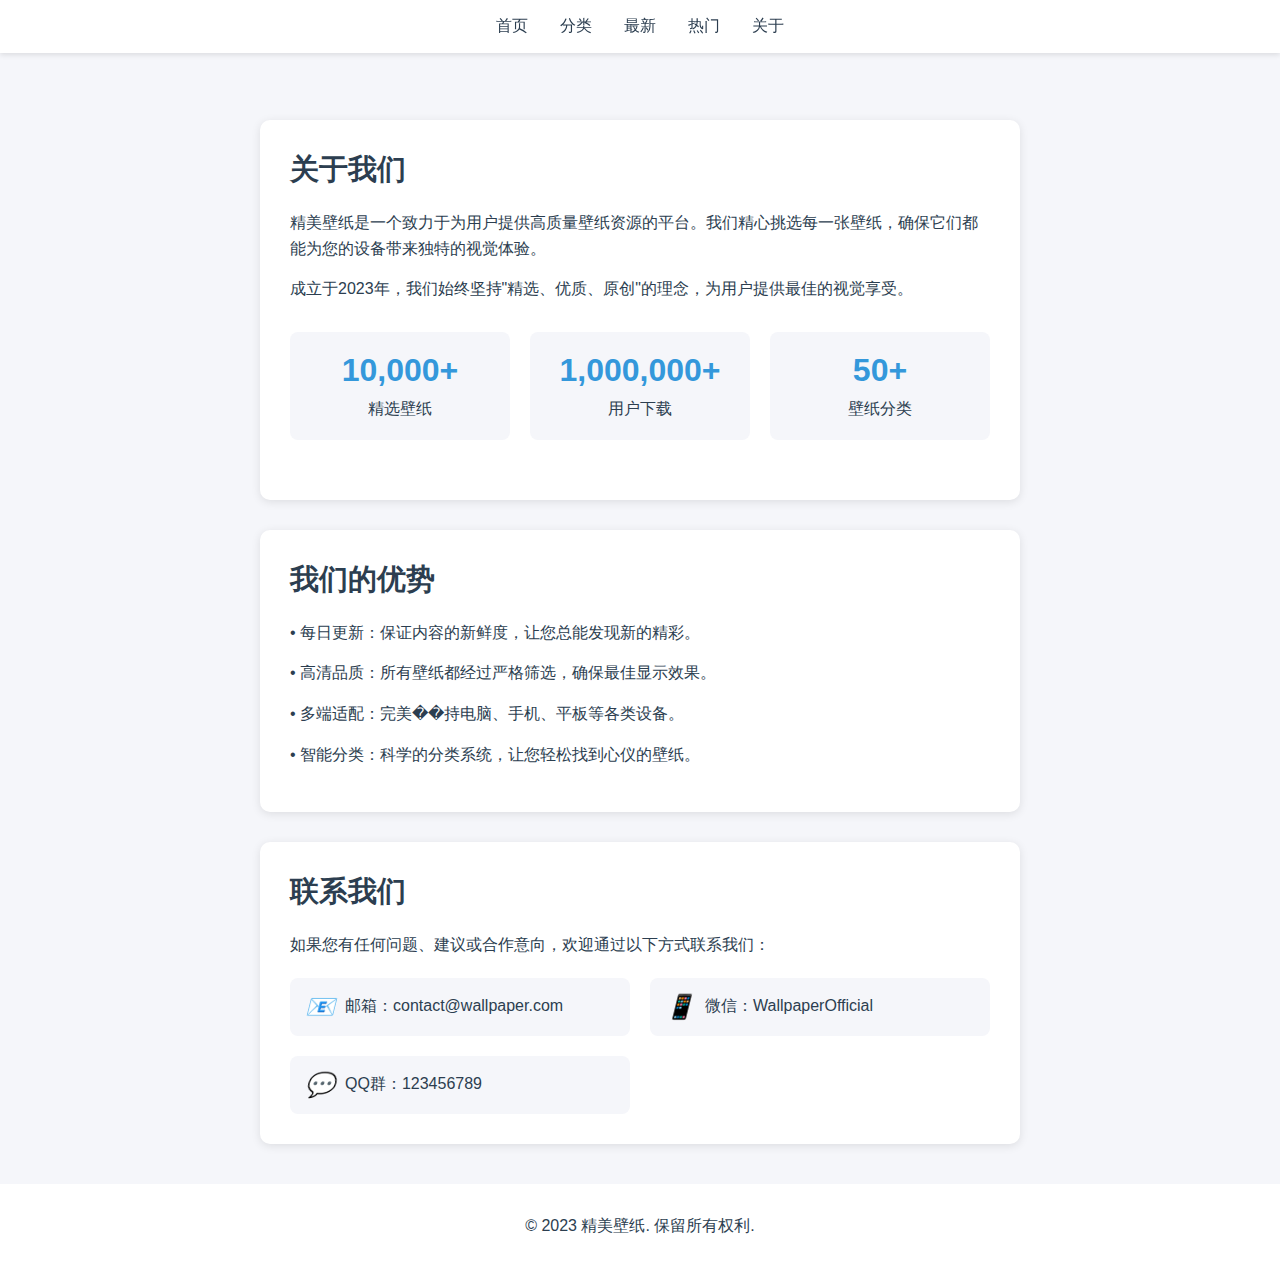
<file: about.html>
<!DOCTYPE html>
<html lang="zh">
<head>
    <meta charset="UTF-8">
    <meta name="viewport" content="width=device-width, initial-scale=1.0">
    <title>精美壁纸 - 关于我们</title>
    <link rel="stylesheet" href="css/style.css">
    <style>
        .about-container {
            max-width: 800px;
            margin: 120px auto 40px;
            padding: 0 20px;
        }

        .about-section {
            background: white;
            border-radius: 10px;
            padding: 30px;
            margin-bottom: 30px;
            box-shadow: 0 2px 10px rgba(0,0,0,0.1);
        }

        .about-section h2 {
            color: var(--primary-color);
            margin-bottom: 20px;
            font-size: 1.8em;
        }

        .about-section p {
            color: var(--text-color);
            line-height: 1.6;
            margin-bottom: 15px;
        }

        .stats {
            display: grid;
            grid-template-columns: repeat(auto-fit, minmax(200px, 1fr));
            gap: 20px;
            margin: 30px 0;
        }

        .stat-item {
            text-align: center;
            padding: 20px;
            background: var(--background-color);
            border-radius: 8px;
        }

        .stat-number {
            font-size: 2em;
            color: var(--secondary-color);
            font-weight: bold;
            margin-bottom: 10px;
        }

        .stat-label {
            color: var(--text-color);
        }

        .contact-info {
            display: grid;
            grid-template-columns: repeat(auto-fit, minmax(250px, 1fr));
            gap: 20px;
            margin-top: 20px;
        }

        .contact-item {
            display: flex;
            align-items: center;
            gap: 10px;
            padding: 15px;
            background: var(--background-color);
            border-radius: 8px;
        }

        .contact-item i {
            font-size: 1.5em;
            color: var(--secondary-color);
        }
    </style>
</head>
<body>
    <nav class="navbar">
        <ul class="nav-links">
            <li><a href="index.html">首页</a></li>
            <li><a href="categories.html">分类</a></li>
            <li><a href="latest.html">最新</a></li>
            <li><a href="popular.html">热门</a></li>
            <li><a href="about.html">关于</a></li>
        </ul>
    </nav>

    <div class="about-container">
        <div class="about-section">
            <h2>关于我们</h2>
            <p>精美壁纸是一个致力于为用户提供高质量壁纸资源的平台。我们精心挑选每一张壁纸，确保它们都能为您的设备带来独特的视觉体验。</p>
            <p>成立于2023年，我们始终坚持"精选、优质、原创"的理念，为用户提供最佳的视觉享受。</p>
            
            <div class="stats">
                <div class="stat-item">
                    <div class="stat-number">10,000+</div>
                    <div class="stat-label">精选壁纸</div>
                </div>
                <div class="stat-item">
                    <div class="stat-number">1,000,000+</div>
                    <div class="stat-label">用户下载</div>
                </div>
                <div class="stat-item">
                    <div class="stat-number">50+</div>
                    <div class="stat-label">壁纸分类</div>
                </div>
            </div>
        </div>

        <div class="about-section">
            <h2>我们的优势</h2>
            <p>• 每日更新：保证内容的新鲜度，让您总能发现新的精彩。</p>
            <p>• 高清品质：所有壁纸都经过严格筛选，确保最佳显示效果。</p>
            <p>• 多端适配：完美��持电脑、手机、平板等各类设备。</p>
            <p>• 智能分类：科学的分类系统，让您轻松找到心仪的壁纸。</p>
        </div>

        <div class="about-section">
            <h2>联系我们</h2>
            <p>如果您有任何问题、建议或合作意向，欢迎通过以下方式联系我们：</p>
            
            <div class="contact-info">
                <div class="contact-item">
                    <i>📧</i>
                    <span>邮箱：contact@wallpaper.com</span>
                </div>
                <div class="contact-item">
                    <i>📱</i>
                    <span>微信：WallpaperOfficial</span>
                </div>
                <div class="contact-item">
                    <i>💬</i>
                    <span>QQ群：123456789</span>
                </div>
            </div>
        </div>
    </div>

    <footer>
        <p>&copy; 2023 精美壁纸. 保留所有权利.</p>
    </footer>
</body>
</html>
</file>
<file: css/style.css>
/* 全局样式 */
:root {
    --primary-color: #2c3e50;
    --secondary-color: #3498db;
    --background-color: #f5f6fa;
    --text-color: #2c3e50;
}

* {
    margin: 0;
    padding: 0;
    box-sizing: border-box;
}

body {
    font-family: 'Segoe UI', Tahoma, Geneva, Verdana, sans-serif;
    background-color: var(--background-color);
    color: var(--text-color);
}

/* 导航栏样式 */
.navbar {
    background-color: white;
    padding: 1rem 2rem;
    box-shadow: 0 2px 5px rgba(0,0,0,0.1);
    position: fixed;
    width: 100%;
    top: 0;
    z-index: 1000;
}

.nav-links {
    display: flex;
    justify-content: center;
    gap: 2rem;
    list-style: none;
}

.nav-links a {
    text-decoration: none;
    color: var(--text-color);
    font-weight: 500;
    transition: color 0.3s ease;
}

.nav-links a:hover {
    color: var(--secondary-color);
}

/* 网格布局 */
.grid-container {
    display: grid;
    grid-template-columns: repeat(auto-fill, minmax(300px, 1fr));
    gap: 20px;
    padding: 80px 20px 20px;
    max-width: 1400px;
    margin: 0 auto;
}

/* 图片卡片样式 */
.image-card {
    position: relative;
    border-radius: 10px;
    overflow: hidden;
    aspect-ratio: 1;
    cursor: pointer;
}

.image-card img {
    width: 100%;
    height: 100%;
    object-fit: cover;
    transition: transform 0.3s ease;
}

.image-overlay {
    position: absolute;
    top: 0;
    left: 0;
    width: 100%;
    height: 100%;
    background: rgba(0,0,0,0.5);
    opacity: 0;
    transition: opacity 0.3s ease;
    display: flex;
    flex-direction: column;
    justify-content: flex-end;
    padding: 20px;
    color: white;
}

/* 涟漪效果 */
.image-card::before {
    content: '';
    position: absolute;
    top: 50%;
    left: 50%;
    width: 0;
    height: 0;
    background: rgba(255,255,255,0.2);
    border-radius: 50%;
    transform: translate(-50%, -50%);
    transition: width 0.6s ease, height 0.6s ease;
}

.image-card:hover::before {
    width: 200%;
    height: 200%;
}

.image-card:hover .image-overlay {
    opacity: 1;
}

.image-card:hover img {
    transform: scale(1.05);
}

/* 页脚样式 */
footer {
    background-color: white;
    padding: 2rem;
    text-align: center;
    margin-top: 2rem;
}

/* 响应式设计 */
@media (max-width: 768px) {
    .nav-links {
        flex-direction: column;
        text-align: center;
        padding: 1rem 0;
    }
    
    .grid-container {
        grid-template-columns: repeat(auto-fill, minmax(250px, 1fr));
    }
}
</file>
